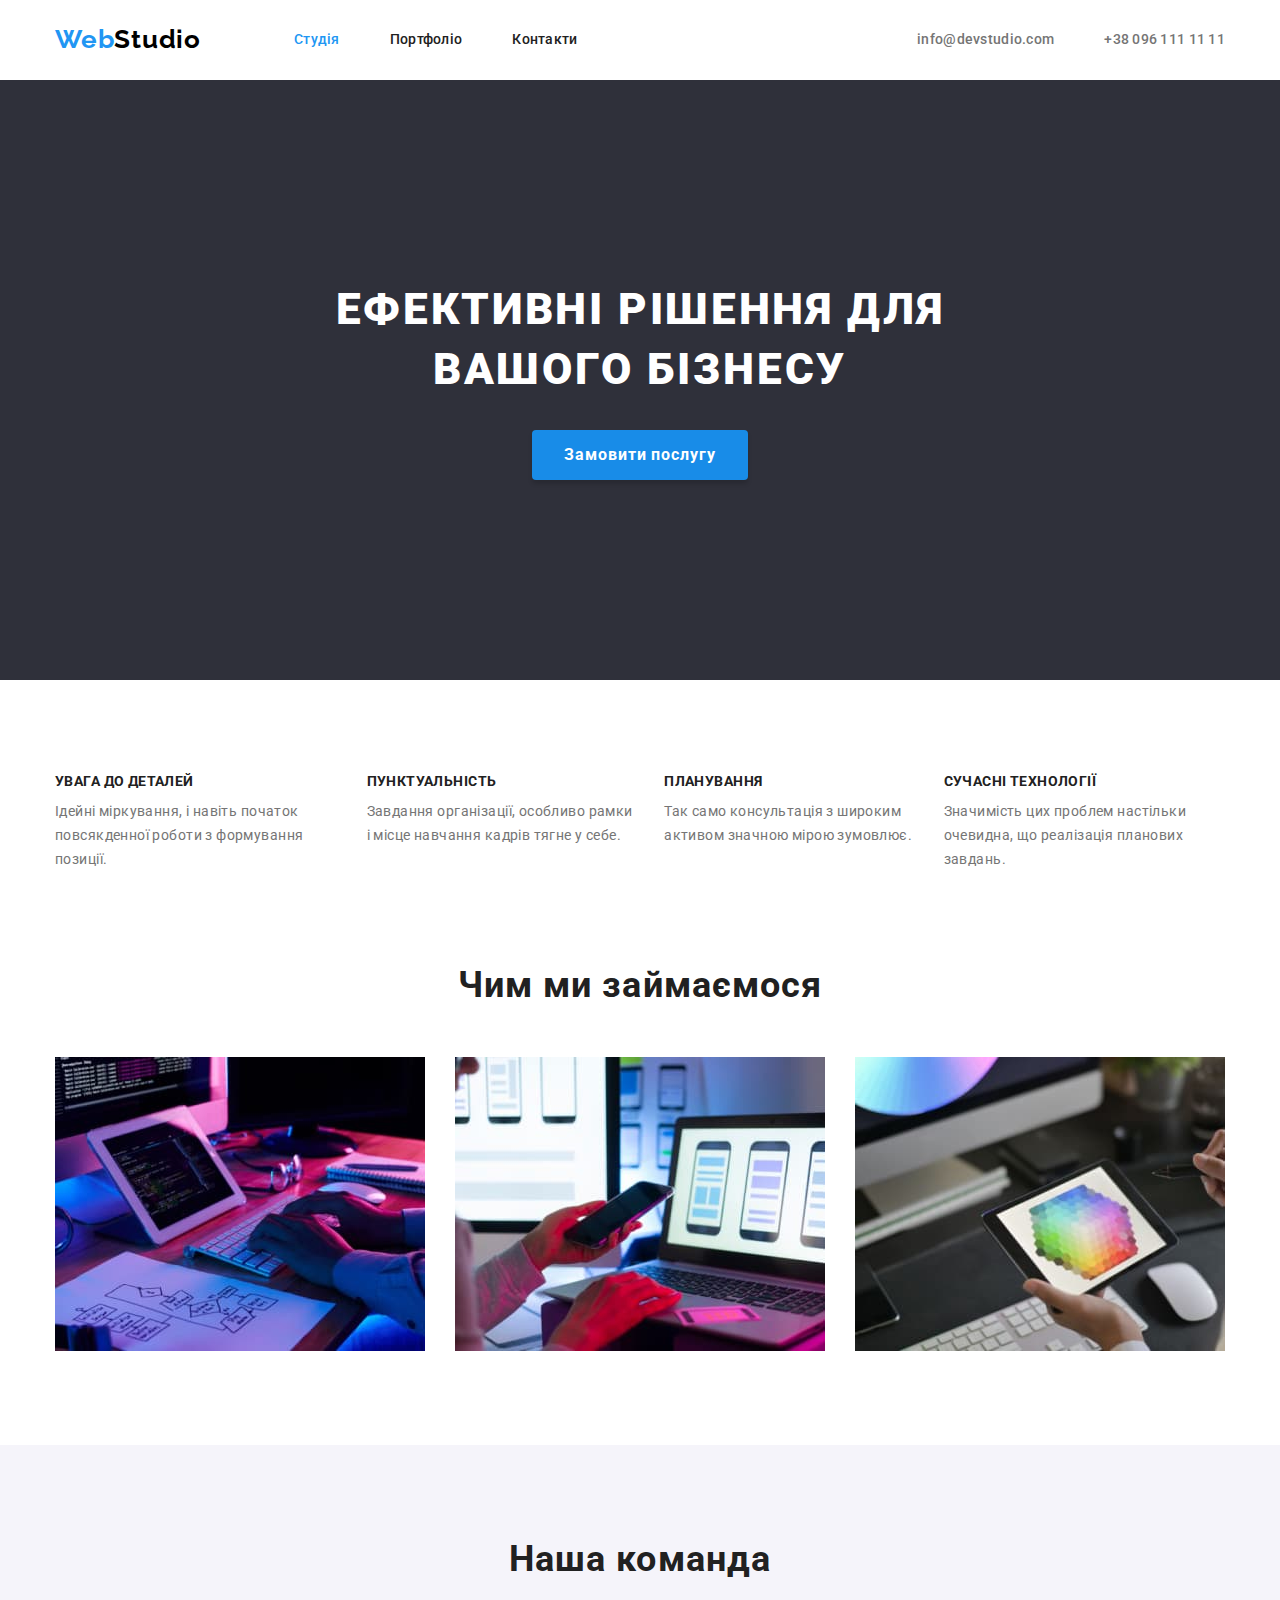
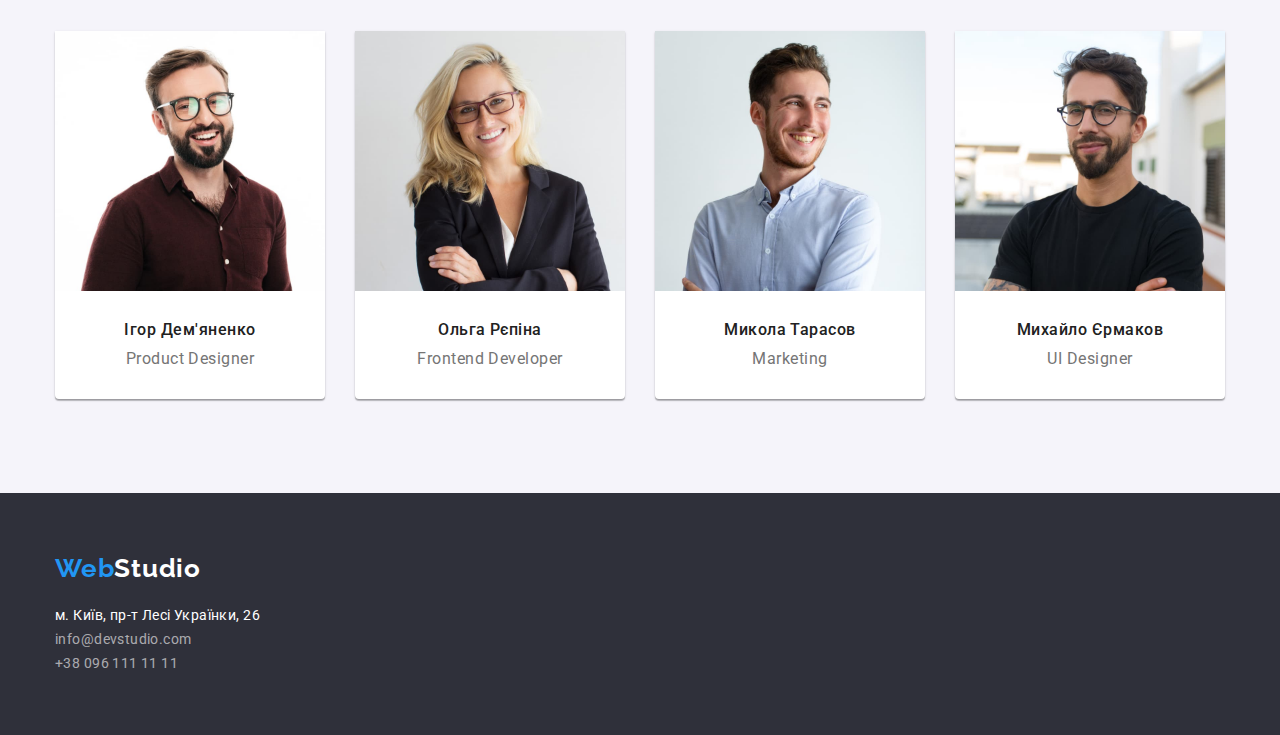
<file: index.html>
<!DOCTYPE html>
<html lang="uk">

<head>
    <meta charset="UTF-8" />
    <meta http-equiv="X-UA-Compatible" content="IE=edge" />
    <meta name="viewport" content="width=device-width, initial-scale=1.0" />
    <title>Document</title>
    <link rel="preconnect" href="https://fonts.googleapis.com">
    <link rel="preconnect" href="https://fonts.gstatic.com" crossorigin>
    <link
        href="https://fonts.googleapis.com/css2?family=Raleway:wght@700&family=Roboto:wght@400;500;700;900&display=swap"
        rel="stylesheet">
    <link rel="stylesheet" href="https://cdnjs.cloudflare.com/ajax/libs/modern-normalize/1.1.0/modern-normalize.min.css"
        integrity="sha512-wpPYUAdjBVSE4KJnH1VR1HeZfpl1ub8YT/NKx4PuQ5NmX2tKuGu6U/JRp5y+Y8XG2tV+wKQpNHVUX03MfMFn9Q=="
        crossorigin="anonymous" referrerpolicy="no-referrer" />
    <link rel="stylesheet" href="./css/styles.css" />
</head>

<body>

    <!-- Header -->

    <header class="header">
        <div class="container header-container">

            <nav class="header-navigation">
                <a href="./index.html" class="logo link">Web<span class="logo__header">Studio</span></a>
                <ul class="header-list list ">
                    <li><a class="header-list__link link current" href="./index.html">Студія</a></li>
                    <li><a class="header-list__link link" href="./portfolio.html">Портфоліо</a></li>
                    <li><a class="header-list__link link" href="./index.html">Контакти</a></li>
                </ul>
            </nav>

            <ul class="header-info list">
                <li><a class="header-info__mail link" href="mailto:info@devstudio.com">info@devstudio.com</a></li>
                <li><a class="header-info__tel link" href="tel:+380961111111">+38 096 111 11 11</a></li>
            </ul>


        </div>
    </header>
    <main>

        <!-- Effective Solutions -->

        <section class=" hero section">
            <div class="container">
                <h1 class="hero__title">Ефективні рішення для вашого бізнесу</h1>
                <button type="button" class="hero-btn ">Замовити послугу</button>
            </div>
        </section>

        <!-- Features -->

        <section class="features section">
            <div class="container">
                <h2 class="visually-hidden ">Переваги</h2>
                <ul class="features-list list">
                    <li>
                        <h3 class="features__title">Увага до деталей</h3>
                        <p class="features__item">Ідейні міркування, і навіть початок повсякденної роботи з
                            формування
                            позиції.</p>
                    </li>
                    <li>
                        <h3 class="features__title">Пунктуальність</h3>
                        <p class="features__item">Завдання організації, особливо рамки і місце навчання кадрів тягне
                            у
                            себе.
                        </p>
                    </li>
                    <li>
                        <h3 class="features__title">Планування</h3>
                        <p class="features__item">Так само консультація з широким активом значною мірою зумовлює.
                        </p>
                    </li>
                    <li>
                        <h3 class="features__title">Сучасні технології</h3>
                        <p class="features__item">Значимість цих проблем настільки очевидна, що реалізація планових
                            завдань.
                        </p>
                    </li>
                </ul>
            </div>
        </section>

        <section class="occupation section">
            <div class="container">
                <h2 class="occupation__title">Чим ми займаємося</h2>
                <ul class="occupation-list list">
                    <li>
                        <img class="occupation-list__photo" src="./images/ocuoation_1.jpg" alt="Чим ми займаємось"
                            width="370" height="294" />
                    </li>
                    <li>
                        <img class="occupation-list__photo" src="./images/ocuoation_2.jpg" alt="Чим ми займаємось"
                            width="370" height="294" />
                    </li>
                    <li>
                        <img class="occupation-list__photo" src="./images/ocuoation_3.jpg" alt="Чим ми займаємось"
                            width="370" height="294" />
                    </li>
                </ul>
            </div>

        </section>



        <!-- Our Team -->

        <section class="team section">

            <div class="container">
                <h2 class="team__title">Наша команда</h2>
                <ul class="staff-list list">
                    <li class="staff-list__item">
                        <img src="./images/img(2).jpg" alt="Ігор Дем'яненко" width="270" height="260" />
                        <div class="staff-list__content">
                            <h3 class="staff-list__name">Ігор Дем'яненко</h3>
                            <p class="staff-list__position" lang="en">Product Designer</p>
                        </div>

                    </li>
                    <li class="staff-list__item">
                        <img src="./images/img(3).jpg" alt="Ольга Рєпіна" width="270" height="260" />
                        <div class="staff-list__content">
                            <h3 class="staff-list__name">Ольга Рєпіна</h3>
                            <p class="staff-list__position" lang="en">Frontend Developer</p>
                        </div>

                    </li>
                    <li class="staff-list__item">
                        <img src="./images/img(4).jpg" alt="Микола Тарасов" width="270" height="260" />
                        <div class="staff-list__content">
                            <h3 class="staff-list__name">Микола Тарасов</h3>
                            <p class="staff-list__position" lang="en">Marketing</p>
                        </div>

                    </li>
                    <li class="staff-list__item">
                        <img src="./images/img(5).jpg" alt="Михайло Єрмаков" width="270" height="260" />
                        <div class="staff-list__content">
                            <h3 class="staff-list__name">Михайло Єрмаков</h3>
                            <p class="staff-list__position" lang="en">UI Designer</p>
                        </div>

                    </li>
                </ul>
            </div>

        </section>
    </main>
    <!-- Footer -->
    <footer class="footer">
        <div class="container">
            <a class="logo link" href="./index.html">Web<span class="logo__footer">Studio</span></a>

            <address class="footer-address">
                <ul class="footer-list list">
                    <li>
                        <a class="footer-list__location link" href="https://goo.gl/maps/L9FCUz4yAtYqn3eW6"
                            target="_blank" rel="noopener nofollow no-referrer">м. Київ,
                            пр-т Лесі Українки, 26</a>
                    </li>
                    <li><a class="footer-list__mail link" href="mailto:info@devstudio.com">info@devstudio.com</a></li>
                    <li><a class="footer-list__tel link" href="tel:+380961111111">+38 096 111 11 11</a></li>

                </ul>
            </address>
        </div>


    </footer>
</body>

</html>
</file>
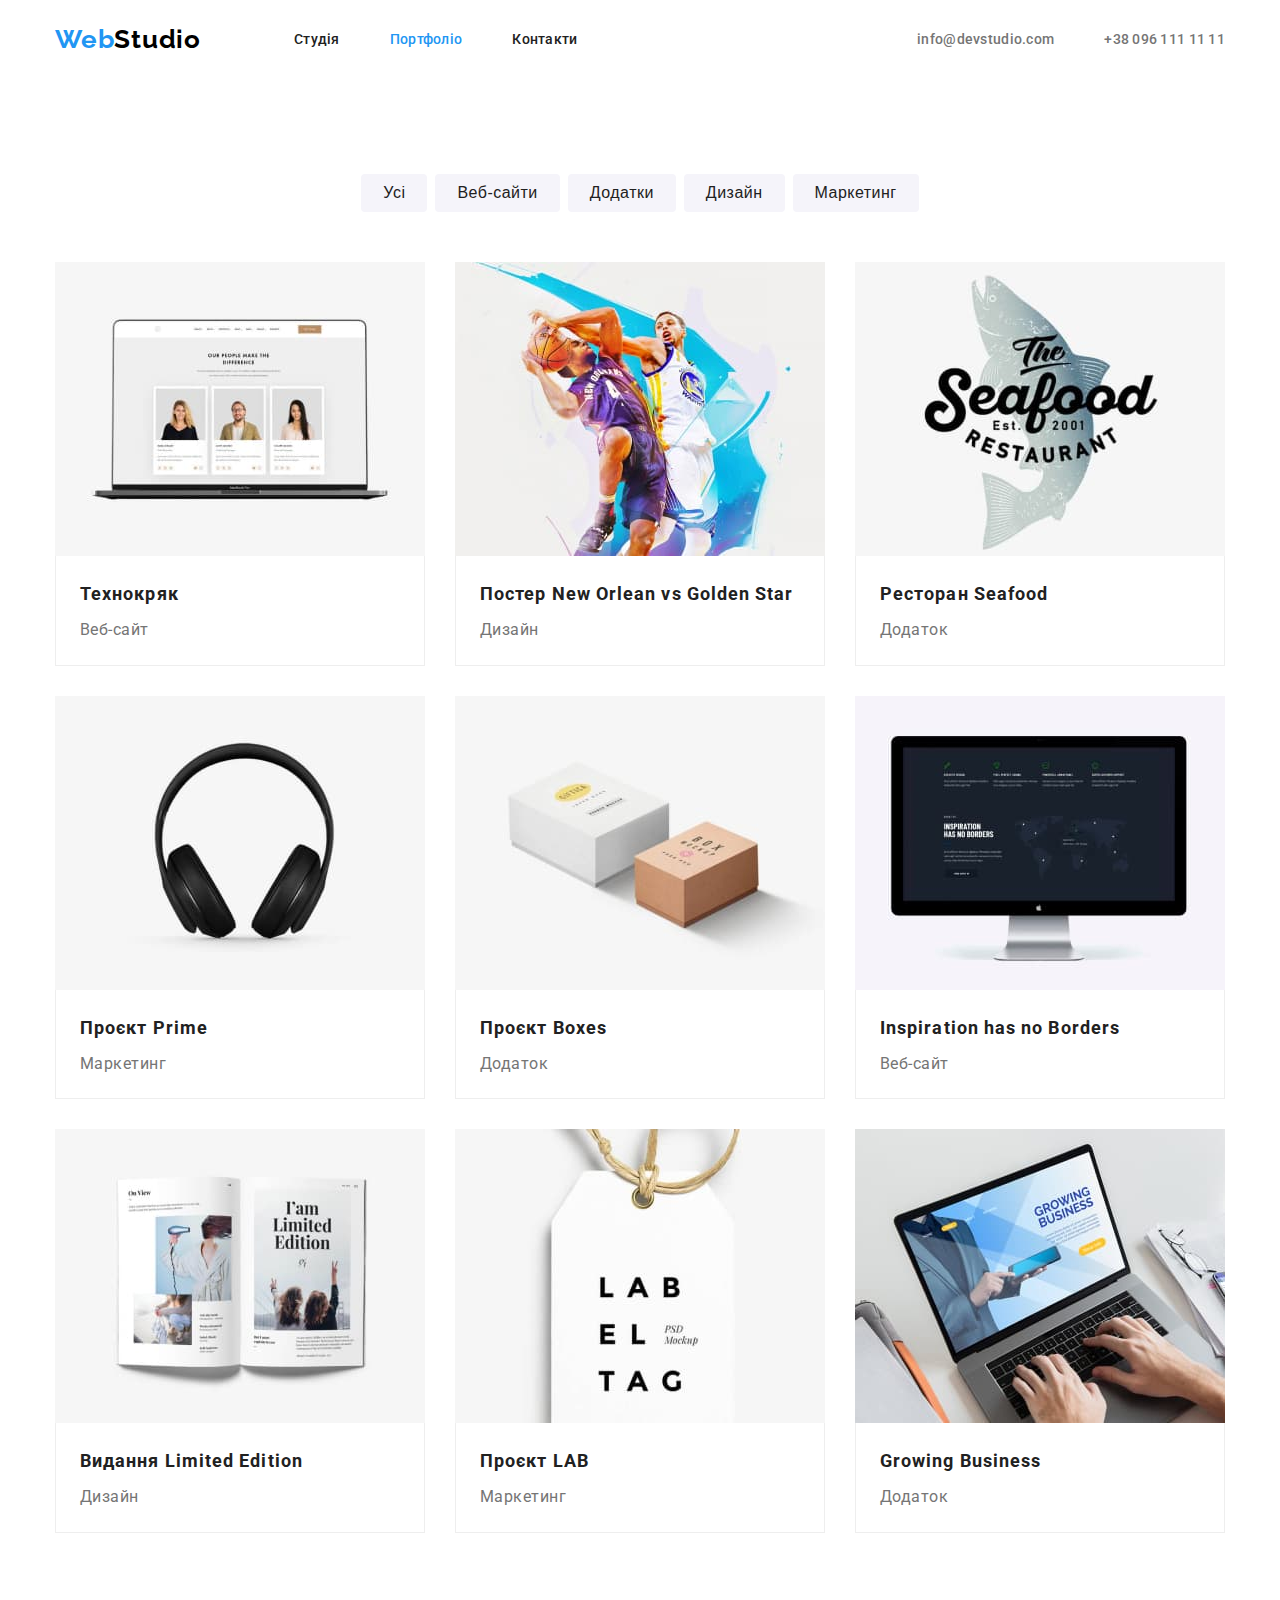
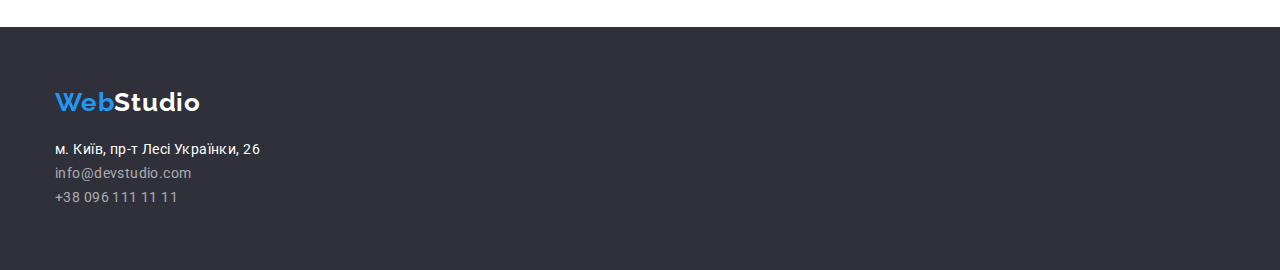
<file: portfolio.html>
<!DOCTYPE html>
<html lang="uk">

<head>
    <meta charset="UTF-8" />
    <meta http-equiv="X-UA-Compatible" content="IE=edge" />
    <meta name="viewport" content="width=device-width, initial-scale=1.0" />
    <title>Document</title>
    <link rel="preconnect" href="https://fonts.googleapis.com">
    <link rel="preconnect" href="https://fonts.gstatic.com" crossorigin>
    <link
        href="https://fonts.googleapis.com/css2?family=Raleway:wght@700&family=Roboto:wght@400;500;700;900&display=swap"
        rel="stylesheet">
    <link rel="stylesheet" href="https://cdnjs.cloudflare.com/ajax/libs/modern-normalize/1.1.0/modern-normalize.min.css"
        integrity="sha512-wpPYUAdjBVSE4KJnH1VR1HeZfpl1ub8YT/NKx4PuQ5NmX2tKuGu6U/JRp5y+Y8XG2tV+wKQpNHVUX03MfMFn9Q=="
        crossorigin="anonymous" referrerpolicy="no-referrer" />
    <link rel="stylesheet" href="./css/styles.css" />
</head>

<body>

    <!-- Header -->

    <header class="header">
        <div class="container header-container">
            <nav class="header-navigation">
                <a href="./index.html" class="logo link">Web<span class="logo__header">Studio</span></a>
                <ul class="header-list list ">
                    <li><a class="header-list__link link " href="./index.html">Студія</a></li>
                    <li><a class="header-list__link link current" href="./portfolio.html">Портфоліо</a></li>
                    <li><a class="header-list__link link" href="./index.html">Контакти</a></li>
                </ul>
            </nav>
            <ul class="header-info list">
                <li><a class="header-info__mail link" href="mailto:info@devstudio.com">info@devstudio.com</a></li>
                <li><a class="header-info__tel link" href="tel:+380961111111">+38 096 111 11 11</a></li>
            </ul>
        </div>
    </header>
    <main>
        <!-- Menu Buttons -->
        <section class="section">
            <div class="container">
                <h1 class="visually-hidden">Наші проєкти</h1>
                <ul class="menu-list list">
                    <li><button class="menu-list__btn" type="button">Усі</button></li>
                    <li><button class="menu-list__btn" type="button">Веб-сайти</button></li>
                    <li><button class="menu-list__btn" type="button">Додатки</button></li>
                    <li><button class="menu-list__btn" type="button">Дизайн</button></li>
                    <li><button class="menu-list__btn" type="button">Маркетинг</button></li>
                </ul>

                <!-- Projects list -->

                <ul class="project-list list">
                    <li class="project-item">
                        <a class="project-link link" href="#">

                            <img src="./images/portfolio_proj_1.jpg" alt="Технокряк" width="370" height="294">
                            <div class="project-list_info">
                                <h2 class="project-list__title">Технокряк</h2>
                                <p class="project-list__item">Веб-сайт</p>
                            </div>
                        </a>
                    </li>
                    <li class="project-item">
                        <a class="project-link link" href="#">

                            <img src="./images/portfolio_proj_2.jpg" alt="Дизайн" width="370" height="294">
                            <div class="project-list_info">
                                <h2 class="project-list__title">Постер <span lang="en">New Orlean vs Golden Star</span>
                                </h2>
                                <p class="project-list__item">Дизайн</p>
                            </div>
                        </a>
                    </li>
                    <li class="project-item">
                        <a class="project-link link" href="#">

                            <img src="./images/portfolio_proj_3.jpg" alt="Ресторан" width="370" height="294">
                            <div class="project-list_info">
                                <h2 class="project-list__title">Ресторан <span lang="en">Seafood</span> </h2>
                                <p class="project-list__item">Додаток</p>
                            </div>
                        </a>
                    </li>
                    <li class="project-item">
                        <a class="project-link link" href="#">

                            <img src="./images/portfolio_proj_4.jpg" alt="Prime Проєкт" width="370" height="294">
                            <div class="project-list_info">
                                <h2 class="project-list__title">Проєкт <span lang="en">Prime</span> </h2>
                                <p class="project-list__item">Маркетинг</p>
                            </div>
                        </a>
                    </li>
                    <li class="project-item">
                        <a class="project-link link" href="#">

                            <img src="./images/portfolio_proj_5.jpg" alt="Проєкт Boxes" width="370" height="294">
                            <div class="project-list_info">
                                <h2 class="project-list__title">Проєкт <span lang="en">Boxes</span> </h2>
                                <p class="project-list__item">Додаток</p>
                            </div>
                        </a>
                    </li>
                    <li class="project-item">
                        <a class="project-link link" href="#">

                            <img src="./images/portfolio_proj_6.jpg" alt="Веб-сайт" width="370" height="294">
                            <div class="project-list_info">
                                <h2 class="project-list__title"> <span lang="en">Inspiration has no Borders</span> </h2>
                                <p class="project-list__item">Веб-сайт</p>
                            </div>
                        </a>
                    </li>
                    <li class="project-item">
                        <a class="project-link link" href="#">

                            <img src="./images/portfolio_proj_7.jpg" alt="Особливий Дизайн " width="370" height="294">
                            <div class="project-list_info">
                                <h2 class="project-list__title">Видання <span lang="en">Limited Edition</span> </h2>
                                <p class="project-list__item">Дизайн</p>
                            </div>
                        </a>
                    </li>
                    <li class="project-item">
                        <a class="project-link link" href="#">
                            <img src="./images/portfolio_proj_8.jpg" alt="Проєкт LAB" width="370" height="294">
                            <div class="project-list_info">
                                <h2 class="project-list__title">Проєкт <span lang="en">LAB</span> </h2>
                                <p class="project-list__item">Маркетинг</p>
                            </div>
                        </a>
                    </li>
                    <li class="project-item">
                        <a class="project-link link" href="#">
                            <img src="./images/portfolio_proj_9.jpg" alt="Додаток" width="370" height="294">
                            <div class="project-list_info">
                                <h2 class="project-list__title"> <span lang="en">Growing Business</span> </h2>
                                <p class="project-list__item">Додаток</p>
                            </div>
                        </a>
                    </li>
                </ul>
            </div>
        </section>
    </main>
    <!-- Footer -->
    <footer class="footer">
        <div class="container">
            <a class="logo link" href="./index.html">Web<span class="logo__footer">Studio</span></a>

            <address class="footer-address">
                <ul class="footer-list list">
                    <li>
                        <a class="footer-list__location link" href="https://goo.gl/maps/L9FCUz4yAtYqn3eW6"
                            target="_blank" rel="noopener nofollow no-referrer">м. Київ,
                            пр-т Лесі Українки, 26</a>
                    </li>
                    <li><a class="footer-list__mail link" href="mailto:info@devstudio.com">info@devstudio.com</a></li>
                    <li><a class="footer-list__tel link" href="tel:+380961111111">+38 096 111 11 11</a></li>
                </ul>
            </address>
        </div>
    </footer>
</body>

</html>
</file>
<file: css/styles.css>
/*Primary color of text color: #757575;  */
/* color of buttons blue and text in background: #2196f3; color: #FFFFFF; */
/* staf positions color: #757575; */

/* .visually-hidden {  position: absolute;  width: 1px;  height: 1px;  margin: -1px;  border: 0;  padding: 0;    white-space: nowrap;  clip-path: inset(100%);  clip: rect(0 0 0 0);  overflow: hidden;} */

:root {
  --title-text-color: #212121;
  --white-primary-color: #ffffff;
  --primary-text-color: #757575;
  --accent-color: #2196f3;
  --projects-bacground-color: #eeeeee;
  --background-color-team: #f5f4fa;
  --logo-black-color: #000000;
  --team-hidden-color: rgba(255, 255, 255, 0.6);
  --background-color-footer: #2f303a;
  --header-background-color: #ececec;
  --background-btn-color: #188ce8;
}

/* Fonts */
@font-face {
  font-family: roboto-400;
  src: url(../fonts/Roboto/Roboto-Regular.ttf);
}
@font-face {
  font-family: roboto-700;
  src: url(../fonts/Roboto/Roboto-Bold.ttf);
}
@font-face {
  font-family: roboto-500;
  src: url(../fonts/Roboto/Roboto-Medium.ttf);
}
@font-face {
  font-family: roboto-900;
  src: url(../fonts/Roboto/Roboto-Black.ttf);
}
@font-face {
  font-family: raleway-700;
  src: url(../fonts/Raleway/Raleway-VariableFont_wght.ttf);
}

/* html {
  box-sizing: border-box;
} */

*,
*::before,
*::after {
  box-sizing: border-box;
}

p,
h1,
h2,
h3,
h4,
h5,
h6 {
  margin: 0;
}
button {
  display: block;
  cursor: pointer;
  border: none;
  border-radius: 4px;
}
address {
  font-style: normal;
}

body {
  margin: 0;
  font-family: 'Roboto', sans-serif;
  color: var(--primary-text-color);
  background-color: var(--white-primary-color);
  font-size: 14px;
  letter-spacing: 00.03em;
}

img {
  display: block;
  max-width: 100%;
  height: auto;
}
.visually-hidden {
  position: absolute;
  width: 1px;
  height: 1px;
  margin: -1px;
  border: 0;
  padding: 0;
  white-space: nowrap;
  clip-path: inset(100%);
  clip: rect(0 0 0 0);
  overflow: hidden;
}

.list {
  padding: 0;
  margin: 0;
  list-style: none;
}
.link {
  text-decoration: none;
}

.container {
  width: 1200px;
  padding: 0px 15px;
  margin: 0 auto;
  /* outline: 2px solid red; */
}
.section {
  padding-top: 94px;
  padding-bottom: 94px;
}

/* -------------------Header Site Nav------------------------ */
.header {
  padding-top: 24px;
  padding-bottom: 25px;
  background-color: #ffffff;
}

.header-container {
  display: flex;
  align-items: center;
}

.header-navigation {
  display: flex;
  align-items: center;
}
.logo {
  color: var(--accent-color);
  font-family: raleway;
  font-weight: 700;
  font-size: 26px;
  line-height: 1.19;
  letter-spacing: 0.03em;
  margin-right: 93px;
}
.logo__header {
  color: var(--logo-black-color);
}

.header-list {
  display: flex;
  gap: 50px;
}

.header-list .link.current {
  color: var(--accent-color);
}

.header-list__link {
  font-weight: 500;
  font-size: 14px;
  line-height: 1.14;
  letter-spacing: 0.02em;
  color: var(--title-text-color);
}

.header-list__link:hover,
.header-list__link:focus {
  color: var(--accent-color);
}

.header-info {
  display: flex;
  gap: 50px;
  margin-left: auto;
}
.header-info__mail,
.header-info__tel {
  font-weight: 500;
  font-size: 14px;
  line-height: 1.14;
  letter-spacing: 0.02em;
  color: var(--primary-text-color);
  font-style: normal;
}

.header-info__mail:hover,
.header-info__tel:hover,
.header-info__mail:focus,
.header-info__tel:focus {
  color: var(--accent-color);
}

/* HERO */

/* -------------------Effective Solutions-------------------- */
.hero {
  padding-top: 200px;
  padding-bottom: 200px;
  background-color: var(--background-color-footer);
  text-align: center;
}
.hero__title {
  font-weight: 900;
  font-size: 44px;
  line-height: 1.36;
  letter-spacing: 0.06em;
  text-align: center;
  text-transform: uppercase;
  display: inline-block;
  width: 696px;
  color: var(--white-primary-color);
}

.hero-btn {
  font-family: inherit;
  font-weight: 700;
  font-size: 16px;
  line-height: 1.88;
  display: flex;
  display: block;
  justify-content: center;
  align-items: center;
  box-sizing: border-box;
  letter-spacing: 0.06em;
  box-shadow: 0px 4px 4px rgba(0, 0, 0, 0.15);
  border-radius: 4px;
  margin: 0 auto;
  margin-top: 30px;
  padding: 10px 32px;
  min-width: 216px;
  color: var(--white-primary-color);
  background-color: var(--background-btn-color);
  cursor: pointer;
  border: none;
}

/* ---------------------------Features--------------------------- */
.features {
  padding-bottom: 0;
}
.features-list {
  display: flex;
  justify-content: center;
  align-content: center;
  gap: 30px;
}

.features__title {
  font-size: 14px;
  line-height: 1.14;
  letter-spacing: 0.03em;
  text-transform: uppercase;
  color: var(--title-text-color);
  margin-bottom: 10px;
}
.features__item {
  font-weight: 400;
  font-size: 14px;
  line-height: 1.71;
  letter-spacing: 0.03em;
  color: var(--primary-text-color);
}

/* ------------------Occupatoion Section---------------- */

.occupation__title {
  font-weight: 700;
  font-size: 36px;
  line-height: 1.16;
  text-align: center;
  letter-spacing: 0.03em;
  margin-bottom: 50px;
  color: var(--title-text-color);
}

.occupation-list {
  display: flex;
  flex-wrap: wrap;
  gap: 30px;
}

/* --------------------Our Team --------------------------*/
.team {
  background-color: var(--background-color-team);
}
.team__title {
  font-weight: 700;
  font-size: 36px;
  line-height: 1.16;
  text-align: center;
  letter-spacing: 0.03em;

  margin-bottom: 50px;

  color: var(--title-text-color);
}

.staff-list {
  display: flex;
  justify-content: center;
  gap: 30px;
}

.staff-list__item {
  background: #ffffff;
  box-shadow: 0px 1px 3px rgba(0, 0, 0, 0.12), 0px 1px 1px rgba(0, 0, 0, 0.14),
    0px 2px 1px rgba(0, 0, 0, 0.2);
  border-radius: 0px 0px 4px 4px;
}

.staff-list__content {
  text-align: center;
  padding-top: 30px;
  padding-bottom: 30px;
}

.staff-list__name {
  font-weight: 500;
  font-size: 16px;
  line-height: 1.18;
  text-align: center;
  letter-spacing: 0.03em;
  margin-bottom: 10px;
  color: var(--title-text-color);
}
.staff-list__position {
  font-weight: 400;
  font-size: 16px;
  line-height: 1.18;
  text-align: center;
  letter-spacing: 0.03em;

  color: var(--primary-text-color);
}
/* ------------------------Footer---------------------- */

.footer {
  background-color: var(--background-color-footer);
  padding-top: 60px;
  padding-bottom: 60px;
}
.logo__footer {
  color: var(--white-primary-color);
}
.footer-address {
  font-style: normal;
  margin-top: 20px;
}
.footer-address:not(:last-child) {
  margin-bottom: 9px;
}

.footer-list__location {
  font-weight: 400;
  font-size: 14px;
  line-height: 1.71;
  letter-spacing: 0.03em;
  color: var(--white-primary-color);
}
.footer-list__location:hover,
.footer-list__location:focus {
  color: var(--accent-color);
}

.footer-list__mail,
.footer-list__tel {
  font-weight: 400;
  font-size: 14px;
  line-height: 1.71;
  letter-spacing: 0.03em;
  color: rgba(255, 255, 255, 0.6);
  font-style: normal;
}

.footer-list__mail:hover,
.footer-list__mail:focus,
.footer-list__tel:hover,
.footer-list__tel:focus {
  color: var(--accent-color);
}

/* _____________________________________Menu BUTTONS Portfolio_________________________ */
.menu-list {
  margin-bottom: 50px;
  display: flex;
  justify-content: center;
  gap: 8px;
}
.menu-list__btn {
  display: inline-block;
  font-weight: 500;
  font-size: 16px;
  line-height: 1.62;
  text-align: center;
  letter-spacing: 0.03em;
  border-radius: 4px;
  padding: 6px 22px;
  color: var(--title-text-color);
  background-color: var(--background-color-team);
  border: none;
}
.menu-list__btn:hover,
.menu-list__btn:focus {
  background-color: var(--accent-color);
  color: var(--white-primary-color);
  box-shadow: 0px 3px 1px rgba(0, 0, 0, 0.1), 0px 1px 2px rgba(0, 0, 0, 0.08),
    0px 2px 2px rgba(0, 0, 0, 0.12);
}
/* ----------------Portfolio Project List Portfolio--------------------- */
.project-list {
  display: flex;
  flex-wrap: wrap;
  gap: 30px;
}

.project-item {
  width: calc((100% - 60px) / 3);
  justify-content: space-between;
}
.project-list_info {
  padding: 20px 24px;
  border: 1px solid #eeeeee;
  border-top: none;
}
.project-list__title {
  font-weight: 700;
  font-size: 18px;
  line-height: 2;
  letter-spacing: 0.06em;
  margin-bottom: 4px;
  color: var(--title-text-color);
}
.project-list__item {
  font-weight: 400;
  font-size: 16px;
  line-height: 1.8;
  letter-spacing: 0.03em;
  color: var(--primary-text-color);
}
</file>
